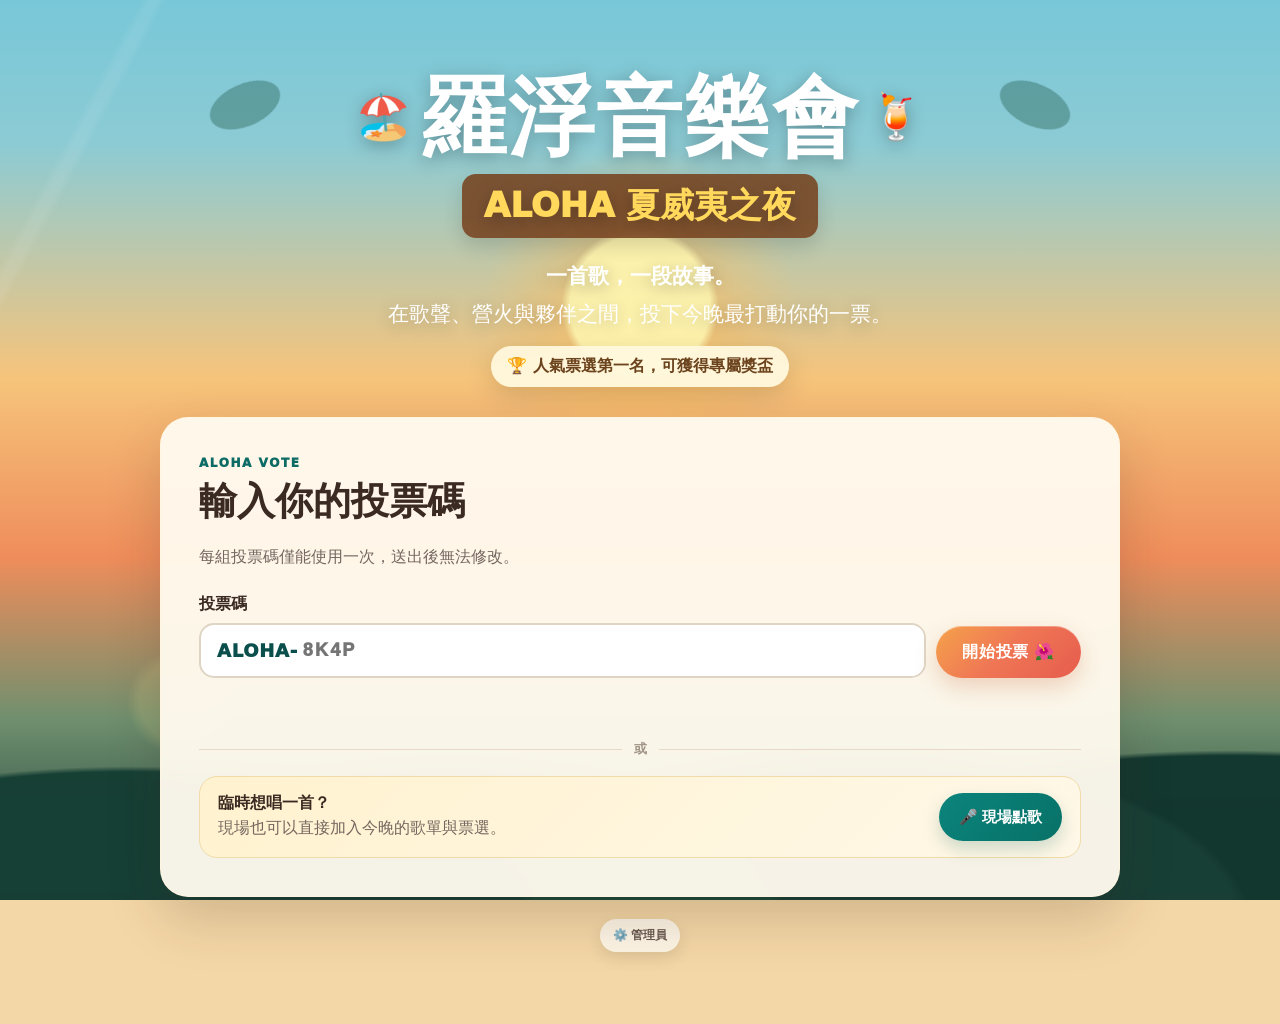
<file: index.html>
<!doctype html>
<html lang="zh-Hant">
<head>
  <meta charset="utf-8" />
  <meta name="viewport" content="width=device-width,initial-scale=1,viewport-fit=cover" />
  <meta name="theme-color" content="#0d655f" />
  <link rel="icon" type="image/svg+xml" href="./favicon.svg" />
  <title>羅浮音樂會｜ALOHA 人氣票選</title>
  <link rel="stylesheet" href="./style.css" />
</head>
<body>
  <div class="page-bg"></div>

  <main class="app-shell">
    <header class="hero">

      <div class="hero-title-row">
        <span class="hero-emoji" aria-hidden="true">🏖️</span>
        <h1>羅浮音樂會</h1>
        <span class="hero-emoji" aria-hidden="true">🍹</span>
      </div>
      <div class="subtitle">ALOHA 夏威夷之夜</div>

      <p class="hero-copy">
        <strong>一首歌，一段故事。</strong><br>
        在歌聲、營火與夥伴之間，投下今晚最打動你的一票。
      </p>

      <div class="award-note">🏆 人氣票選第一名，可獲得專屬獎盃</div>
    </header>

    <section id="gateView" class="panel">
      <div class="section-kicker">ALOHA VOTE</div>
      <h2>輸入你的投票碼</h2>
      <p class="muted">每組投票碼僅能使用一次，送出後無法修改。</p>

      <label class="field-label" for="voteCode">投票碼</label>
      <div class="code-row">
        <div class="code-input-wrap">
          <span class="code-prefix">ALOHA-</span>
          <input id="voteCode" class="code-input code-suffix" autocomplete="off" inputmode="text"
                 maxlength="4" placeholder="8K4P" aria-label="投票碼後四碼" />
        </div>
        <button id="validateBtn" class="primary-btn">開始投票 🌺</button>
      </div>
      <p id="gateMsg" class="message" role="status"></p>

      <div class="onsite-divider"><span>或</span></div>
      <div class="onsite-cta">
        <div>
          <strong>臨時想唱一首？</strong>
          <div class="muted">現場也可以直接加入今晚的歌單與票選。</div>
        </div>
        <button id="openSongRequestBtn" class="song-request-btn" type="button">🎤 現場點歌</button>
      </div>
    </section>

    <section id="songRequestView" class="panel hidden">
      <div class="request-head">
        <div>
          <div class="section-kicker">LIVE SONG REQUEST</div>
          <h2>🎤 現場點歌</h2>
          <p class="muted">填完送出後會直接加入今晚的歌單與票選名單。</p>
        </div>
        <button id="songRequestBackBtn" class="home-btn" type="button">← 回首頁</button>
      </div>

      <form id="songRequestForm" class="request-form">
        <div class="form-grid">
          <label class="form-field">
            <span>我的縣市團次</span>
            <input id="reqCounty" type="text" placeholder="例如：台北市130" />
          </label>

          <label class="form-field">
            <span>我們團的團名是</span>
            <input id="reqGroup" type="text" placeholder="例如：淡江大學童軍團" />
          </label>

          <label class="form-field">
            <span>我的中文全名 <b>*</b></span>
            <input id="reqName" type="text" required placeholder="請輸入姓名" />
          </label>

          <label class="form-field">
            <span>我的小名／綽號</span>
            <input id="reqNickname" type="text" placeholder="今晚大家怎麼叫你？" />
          </label>

          <label class="form-field">
            <span>我想唱的歌是… <b>*</b></span>
            <input id="reqSong" type="text" required placeholder="歌曲名稱" />
          </label>

          <label class="form-field">
            <span>這首歌的主唱是…</span>
            <input id="reqArtist" type="text" placeholder="歌手／樂團" />
          </label>

          <label class="form-field form-span-2">
            <span>如果有歌曲的網址請貼上</span>
            <input id="reqSongUrl" type="url" placeholder="YouTube、Spotify 等連結（可留白）" />
          </label>

          <label class="form-field form-span-2">
            <span>請分享你選擇這首歌的理由</span>
            <textarea id="reqStory" rows="4" placeholder="也許是一段回憶、帶給你力量的時刻，或最想和夥伴一起唱的理由。"></textarea>
          </label>

          <div class="form-field form-span-2">
            <span>你的生活照</span>
            <div class="photo-source-actions">
              <button id="takePhotoBtn" class="photo-source-btn" type="button">📷 拍照</button>
              <button id="choosePhotoBtn" class="photo-source-btn alt" type="button">🖼️ 從相簿選擇</button>
            </div>
            <input id="reqPhotoCamera" class="hidden-file-input" type="file" accept="image/*" capture="environment" />
            <input id="reqPhotoGallery" class="hidden-file-input" type="file" accept="image/*" />
            <small>手機可直接拍照或從相簿選擇；系統會自動縮圖後上傳。可留白。</small>
          </div>
        </div>

        <div id="photoPreviewWrap" class="photo-preview-wrap hidden">
          <img id="photoPreview" alt="照片預覽" />
        </div>

        <button id="submitSongRequestBtn" class="primary-btn request-submit" type="submit">
          🌺 加入今晚歌單
        </button>
        <p id="songRequestMsg" class="message" role="status"></p>
      </form>
    </section>

    <section id="voteView" class="hidden">
      <div class="vote-head">
        <div>
          <div class="section-kicker">ONE SONG · ONE STORY</div>
          <h2>今晚，哪一首歌最打動你？</h2>
          <p class="muted">看看每位夥伴的歌與故事，再投下唯一的一票。</p>
        </div>
        <div class="vote-head-actions">
          <button id="backHomeBtn" class="home-btn" type="button">← 回首頁</button>
          <div id="codeBadge" class="code-badge"></div>
        </div>
      </div>

      <div id="candidateGrid" class="candidate-grid"></div>
    </section>

    <section id="successView" class="panel success hidden">
      <div class="trophy">🏆</div>
      <div class="section-kicker">MAHALO</div>
      <h2>投票完成</h2>
      <p id="successText"></p>
      <p class="muted">謝謝你讓這個夜晚，多了一段屬於大家的共同回憶。</p>
      <button id="voteAgainBtn" class="primary-btn" type="button">使用另一組投票碼再投一票 🌺</button>
    </section>
  
  <footer class="site-footer">
    <button id="adminEntryBtn" class="admin-entry" type="button">⚙️ 管理員</button>
  </footer>

</main>

  <div id="storyModal" class="modal hidden" role="dialog" aria-modal="true">
    <div class="modal-card">
      <button class="modal-close" data-close="story" aria-label="關閉">×</button>
      <div class="section-kicker">一首歌，一段故事</div>
      <h3 id="storyTitle"></h3>
      <p id="storyBody" class="story-body"></p>
    </div>
  </div>

  <div id="confirmModal" class="modal hidden" role="dialog" aria-modal="true">
    <div class="modal-card">
      <button class="modal-close" data-close="confirm" aria-label="關閉">×</button>
      <div class="section-kicker">FINAL VOTE</div>
      <h3>確認投下唯一的一票？</h3>
      <div id="confirmCandidate" class="confirm-candidate"></div>
      <p class="warning">投票送出後無法修改。</p>
      <div class="modal-actions">
        <button id="cancelVoteBtn" class="secondary-btn">返回重選</button>
        <button id="submitVoteBtn" class="primary-btn">確認投票</button>
      </div>
      <p id="confirmMsg" class="message" role="status"></p>
    </div>
  </div>


  <div id="songRequestSuccessModal" class="modal hidden" role="dialog" aria-modal="true">
    <div class="modal-card request-success-card">
      <div class="request-success-icon">🌺🎤</div>
      <div class="section-kicker">ALOHA</div>
      <h3>已加入今晚歌單！</h3>
      <p id="songRequestSuccessText" class="muted"></p>
      <button id="songRequestDoneBtn" class="primary-btn" type="button">回首頁</button>
    </div>
  </div>

  <div id="adminLoginModal" class="modal hidden" role="dialog" aria-modal="true">
    <div class="modal-card">
      <button class="modal-close" data-close="adminLogin" aria-label="關閉">×</button>
      <div class="section-kicker">ADMIN</div>
      <h3>管理員驗證</h3>
      <p class="muted">請輸入管理 PIN。</p>
      <input id="adminPinInput" class="code-input" type="password" inputmode="numeric"
             maxlength="12" placeholder="管理 PIN" />
      <div class="modal-actions">
        <button id="adminCancelBtn" class="secondary-btn">取消</button>
        <button id="adminLoginBtn" class="primary-btn">進入管理頁</button>
      </div>
      <p id="adminLoginMsg" class="message" role="status"></p>
    </div>
  </div>

  <script src="./app.js"></script>
</body>
</html>
</file>
<file: style.css>
:root{
  --teal:#0d6b66;
  --teal-dark:#0a4f4b;
  --orange:#f39a2f;
  --coral:#e95d4f;
  --green:#5d7d38;
  --cream:#fff7e6;
  --paper:#fffdf7;
  --ink:#3a2a21;
  --muted:#75675f;
  --gold:#f4bd3d;
  --shadow:0 18px 50px rgba(43,31,23,.16);
}
*{box-sizing:border-box}
html{scroll-behavior:smooth}
body{
  margin:0;
  min-height:100vh;
  font-family:"Noto Sans TC","PingFang TC","Microsoft JhengHei",system-ui,sans-serif;
  color:var(--ink);
  background:#f4d7a6;
}
.page-bg{
  position:fixed;
  inset:0;
  z-index:-3;
  overflow:hidden;
  background:
    radial-gradient(circle at 50% 34%, rgba(255,244,173,.95) 0 8%, rgba(255,190,92,.38) 9%, transparent 18%),
    linear-gradient(to bottom,
      #78c7d8 0%,
      #8ccbd4 16%,
      #f6c47b 42%,
      #ef8d5b 62%,
      #6f8f6e 80%,
      #183b36 100%);
}

.page-bg::before{
  content:"";
  position:absolute;
  inset:auto 0 0 0;
  height:42%;
  background:
    radial-gradient(ellipse at 10% 100%, #163f35 0 24%, transparent 25%),
    radial-gradient(ellipse at 35% 108%, #1b4a3c 0 28%, transparent 29%),
    radial-gradient(ellipse at 68% 108%, #183f35 0 30%, transparent 31%),
    radial-gradient(ellipse at 96% 100%, #12372f 0 27%, transparent 28%);
  opacity:.98;
}

.page-bg::after{
  content:"";
  position:absolute;
  inset:0;
  pointer-events:none;
  background:
    linear-gradient(118deg, transparent 0 8%, rgba(255,255,255,.08) 8.5% 9%, transparent 9.5% 100%),
    radial-gradient(circle at 14% 78%, rgba(255,230,140,.16) 0 3%, transparent 4%),
    radial-gradient(circle at 83% 73%, rgba(255,230,140,.12) 0 3%, transparent 4%);
}
.app-shell{
  width:min(1120px,calc(100% - 28px));
  margin:0 auto;
  padding:30px 0 64px;
}
.hero{
  text-align:center;
  padding:34px 14px 30px;
  color:white;
  text-shadow:0 4px 18px rgba(0,0,0,.28);
}
.flag-row{display:flex;justify-content:center;align-items:center;gap:18px;font-size:34px}
.scout-flag{
  display:grid;place-items:center;width:44px;height:34px;border-radius:4px;
  background:#6a3b8b;color:#f3d77c;font-size:25px;box-shadow:0 4px 12px rgba(0,0,0,.25)
}
.tw-flag{font-size:42px}
.camp-sign{
  display:inline-block;
  margin-top:14px;
  padding:10px 22px;
  border-radius:10px;
  background:#74451f;
  border:2px solid rgba(255,239,198,.8);
  font-weight:900;
  letter-spacing:.08em;
  box-shadow:0 8px 20px rgba(0,0,0,.16);
}
h1{
  font-size:clamp(44px,8vw,86px);
  line-height:1.05;
  margin:8px 0 10px;
  font-weight:1000;
  letter-spacing:.02em;
}
.subtitle{
  display:inline-block;
  background:rgba(118,66,31,.88);
  padding:9px 22px;
  border-radius:14px;
  font-size:clamp(22px,4vw,34px);
  font-weight:1000;
  color:#ffd85c;
  box-shadow:0 8px 20px rgba(0,0,0,.14);
}
.hero-copy{
  font-size:clamp(17px,2.3vw,21px);
  line-height:1.8;
  margin:20px auto 12px;
  max-width:720px;
}
.award-note{
  display:inline-block;background:rgba(255,248,223,.94);color:#6b431d;
  padding:10px 16px;border-radius:999px;font-weight:900;text-shadow:none;
  box-shadow:0 8px 28px rgba(0,0,0,.14)
}
.panel{
  background:rgba(255,250,239,.96);
  backdrop-filter:blur(10px);
  border:1px solid rgba(255,245,224,.95);
  box-shadow:0 22px 54px rgba(49,35,27,.18);
  border-radius:28px;
  padding:clamp(22px,4vw,38px);
}
.section-kicker{
  color:var(--teal);font-weight:1000;letter-spacing:.13em;font-size:12px;text-transform:uppercase
}
h2{font-size:clamp(26px,4vw,38px);margin:6px 0 8px}
h3{font-size:26px;margin:8px 0 16px}
.muted{color:var(--muted);line-height:1.7}
.field-label{display:block;font-weight:900;margin:24px 0 8px}
.code-row{display:grid;grid-template-columns:1fr auto;gap:10px}
.code-input{
  width:100%;border:2px solid #dfd5c5;background:white;border-radius:15px;padding:15px 16px;
  font-size:18px;text-transform:uppercase;outline:none
}
.code-input:focus{border-color:var(--teal);box-shadow:0 0 0 4px rgba(13,107,102,.12)}
.primary-btn,.secondary-btn,.vote-btn{
  width:100%;
  margin-top:auto;
  background:linear-gradient(135deg,#e77756,#d95d48);
  color:white;
}
.primary-btn,.vote-btn{
  width:100%;
  margin-top:auto;
  background:linear-gradient(135deg,#e77756,#d95d48);
  color:white;
}
.secondary-btn{background:#eee6d8;color:var(--ink)}
.primary-btn:hover,.secondary-btn:hover,.vote-btn:hover{transform:translateY(-1px)}
button:disabled{opacity:.55;cursor:not-allowed;transform:none!important}
.message{min-height:24px;margin:14px 0 0;font-weight:800;color:#a44}
.message.ok{color:var(--teal)}
.hidden{display:none!important}
.vote-head{
  display:flex;justify-content:space-between;align-items:flex-end;gap:20px;margin:24px 0 18px;
  color:white;text-shadow:0 2px 12px rgba(0,0,0,.4)
}
.vote-head .section-kicker,.vote-head .muted{color:white}
.code-badge{
  flex:none;background:rgba(255,253,247,.92);color:var(--teal-dark);text-shadow:none;
  border-radius:999px;padding:9px 14px;font-size:13px;font-weight:900
}
.candidate-grid{
  display:grid;grid-template-columns:repeat(3,minmax(0,1fr));gap:18px
}
.candidate-card{
  overflow:hidden;
  background:rgba(255,252,245,.98);
  border-radius:22px;
  box-shadow:0 16px 38px rgba(43,31,23,.14);
  border:1px solid rgba(255,236,205,.85);
  display:flex;
  flex-direction:column;
}
.photo-wrap{aspect-ratio:4/3;background:#e9dfcc;overflow:hidden;position:relative}
.photo-wrap img{width:100%;height:100%;object-fit:cover;display:block}
.photo-fallback{
  width:100%;height:100%;display:grid;place-items:center;font-size:54px;
  background:linear-gradient(135deg,#e5f0dc,#ffe0b5)
}
.card-body{padding:18px;display:flex;flex-direction:column;gap:10px;flex:1}
.person-row{display:flex;justify-content:space-between;gap:12px;align-items:flex-start}
.nickname{font-size:26px;font-weight:1000;line-height:1.05}
.real-name{font-size:13px;color:var(--muted);margin-top:4px}
.candidate-no{font-size:12px;background:#e9f4f2;color:var(--teal);padding:5px 8px;border-radius:999px;font-weight:900}
.song-box{
  background:#fff2cf;
  border-radius:14px;
  padding:11px 12px;
}
.song-name{font-weight:1000}
.artist{font-size:13px;color:var(--muted);margin-top:4px}
.story-preview{color:#5e5149;font-size:14px;line-height:1.65;display:-webkit-box;-webkit-line-clamp:2;-webkit-box-orient:vertical;overflow:hidden}
.story-btn{
  align-self:flex-start;border:0;background:none;padding:0;color:var(--teal);font-weight:900;cursor:pointer
}
.vote-btn{
  width:100%;
  margin-top:auto;
  background:linear-gradient(135deg,#e77756,#d95d48);
  color:white;
}
.modal{
  position:fixed;inset:0;background:rgba(20,24,23,.62);z-index:20;display:grid;place-items:center;padding:18px
}
.modal-card{
  width:min(540px,100%);max-height:85vh;overflow:auto;background:var(--paper);
  border-radius:24px;padding:26px;box-shadow:0 24px 80px rgba(0,0,0,.32);position:relative
}
.modal-close{
  position:absolute;right:14px;top:10px;border:0;background:none;font-size:34px;color:#76685e;cursor:pointer
}
.story-body{white-space:pre-wrap;line-height:1.9;color:#54473e}
.confirm-candidate{
  background:#fff4d9;border-radius:18px;padding:16px;margin:12px 0;font-size:17px;line-height:1.7
}
.warning{color:#a54c3a;font-weight:900}
.modal-actions{display:grid;grid-template-columns:1fr 1fr;gap:10px;margin-top:16px}
.success{text-align:center;margin-top:28px}
.trophy{font-size:68px}
@media (max-width:850px){
  .candidate-grid{grid-template-columns:repeat(2,minmax(0,1fr))}
}
@media (max-width:580px){
  .app-shell{width:min(100% - 18px,1120px);padding-top:12px}
  .hero{
  text-align:center;
  padding:34px 14px 30px;
  color:white;
  text-shadow:0 4px 18px rgba(0,0,0,.28);
}
  .code-row{grid-template-columns:1fr}
  .candidate-grid{grid-template-columns:1fr}
  .vote-head{align-items:flex-start;flex-direction:column}
  .candidate-card{
  overflow:hidden;
  background:rgba(255,252,245,.98);
  border-radius:22px;
  box-shadow:0 16px 38px rgba(43,31,23,.14);
  border:1px solid rgba(255,236,205,.85);
  display:flex;
  flex-direction:column;
}
  .photo-wrap{aspect-ratio:1.35}
  .modal-actions{grid-template-columns:1fr}
}


#gateView{
  position:relative;
  overflow:hidden;
}


.site-footer{
  display:flex;
  justify-content:center;
  margin-top:22px;
  padding-bottom:8px;
}
.admin-entry{
  border:0;
  background:rgba(255,253,247,.78);
  color:#6b5a50;
  padding:8px 13px;
  border-radius:999px;
  font-size:12px;
  font-weight:800;
  cursor:pointer;
  box-shadow:0 6px 16px rgba(0,0,0,.10);
}
.admin-entry:hover{background:rgba(255,253,247,.96)}
.admin-summary{
  display:grid;
  grid-template-columns:repeat(4,minmax(0,1fr));
  gap:12px;
  margin:18px 0 22px;
}
.admin-stat{
  background:#fff8e8;
  border:1px solid #f2dfb6;
  border-radius:16px;
  padding:16px;
}
.admin-stat .n{
  display:block;
  font-size:28px;
  font-weight:1000;
  color:var(--teal-dark);
}
.admin-stat .l{
  font-size:12px;
  color:var(--muted);
}
.admin-toolbar{
  display:flex;
  gap:10px;
  flex-wrap:wrap;
  margin:14px 0 18px;
}
.danger-btn{
  border:0;
  border-radius:15px;
  padding:14px 18px;
  font-weight:900;
  font-size:15px;
  cursor:pointer;
  background:#b94c3b;
  color:white;
}
.open-btn{
  border:0;
  border-radius:15px;
  padding:14px 18px;
  font-weight:900;
  font-size:15px;
  cursor:pointer;
  background:#3f7e57;
  color:white;
}
.results-table-wrap{
  overflow:auto;
  border-radius:16px;
  border:1px solid #eadfcb;
}
.results-table{
  width:100%;
  border-collapse:collapse;
  background:white;
}
.results-table th,
.results-table td{
  padding:12px 14px;
  border-bottom:1px solid #eee5d8;
  text-align:left;
  white-space:nowrap;
}
.results-table th{
  background:#fff4d9;
  font-size:13px;
}
.results-table td:last-child,
.results-table th:last-child{
  text-align:right;
  font-weight:1000;
}
.admin-page{
  width:min(1050px,calc(100% - 24px));
  margin:0 auto;
  padding:28px 0 60px;
}
.admin-top{
  color:white;
  text-align:center;
  text-shadow:0 3px 14px rgba(0,0,0,.35);
  margin-bottom:18px;
}
.status-pill{
  display:inline-block;
  padding:7px 12px;
  border-radius:999px;
  font-weight:900;
  font-size:13px;
}
.status-open{background:#dff2e5;color:#2f6d47}
.status-closed{background:#f7ded8;color:#944536}
@media(max-width:700px){
  .admin-summary{grid-template-columns:repeat(2,minmax(0,1fr))}
}

.hero::before,
.hero::after{
  content:"";
  position:absolute;
  top:0;
  width:150px;
  height:150px;
  opacity:.34;
  pointer-events:none;
  background:
    radial-gradient(ellipse at 50% 50%, #164d3b 0 30%, transparent 31%);
  filter:blur(.2px);
}
.hero{position:relative}
.hero::before{
  left:-40px;
  transform:rotate(-24deg) scale(1.15,.65);
}
.hero::after{
  right:-40px;
  transform:rotate(24deg) scale(1.15,.65);
}

@media (max-width:580px){
  .hero::before,.hero::after{
    width:95px;
    height:95px;
    top:10px;
  }
}


/* V1.6｜夏威夷按鈕 */
.primary-btn{
  position:relative;
  border:none;
  border-radius:999px;
  padding:15px 26px;
  min-height:52px;
  font-size:16px;
  font-weight:1000;
  letter-spacing:.04em;
  color:#fff;
  background:
    linear-gradient(135deg,#ef7655 0%,#e55d4c 55%,#d84d45 100%);
  box-shadow:
    0 9px 20px rgba(181,74,57,.24),
    inset 0 1px 0 rgba(255,255,255,.28);
  transition:
    transform .16s ease,
    box-shadow .16s ease,
    filter .16s ease;
}

.primary-btn:hover{
  transform:translateY(-2px);
  box-shadow:
    0 12px 26px rgba(181,74,57,.30),
    inset 0 1px 0 rgba(255,255,255,.28);
  filter:saturate(1.04);
}

.primary-btn:active{
  transform:translateY(0) scale(.985);
}

#validateBtn{
  min-width:145px;
  background:
    linear-gradient(135deg,#f5a24b 0%,#ef7655 48%,#e65c4d 100%);
  box-shadow:
    0 9px 22px rgba(201,104,54,.26),
    inset 0 1px 0 rgba(255,255,255,.30);
}

.vote-btn{
  width:100%;
  margin-top:auto;
  border:none;
  border-radius:999px;
  min-height:46px;
  padding:12px 18px;
  font-size:15px;
  font-weight:1000;
  letter-spacing:.03em;
  color:#fff;
  background:
    linear-gradient(135deg,#0b847c 0%,#087167 52%,#075c55 100%);
  box-shadow:
    0 8px 18px rgba(7,94,85,.22),
    inset 0 1px 0 rgba(255,255,255,.22);
  transition:
    transform .16s ease,
    box-shadow .16s ease,
    filter .16s ease;
}

.vote-btn:hover{
  transform:translateY(-2px);
  box-shadow:
    0 11px 22px rgba(7,94,85,.28),
    inset 0 1px 0 rgba(255,255,255,.22);
  filter:saturate(1.05);
}

.vote-btn:active{
  transform:translateY(0) scale(.985);
}

@media (max-width:580px){
  #validateBtn{
    width:100%;
    min-width:0;
  }
  .primary-btn,
  .vote-btn{
    min-height:50px;
  }
}


/* V1.7｜固定 ALOHA- 前綴 + 多投票碼流程 */
.code-input-wrap{
  display:flex;
  align-items:center;
  min-width:0;
  background:#fff;
  border:2px solid #dfd5c5;
  border-radius:15px;
  overflow:hidden;
  transition:border-color .15s ease, box-shadow .15s ease;
}
.code-input-wrap:focus-within{
  border-color:var(--teal);
  box-shadow:0 0 0 4px rgba(13,107,102,.12);
}
.code-prefix{
  flex:none;
  padding:0 0 0 16px;
  font-size:18px;
  font-weight:1000;
  color:var(--teal-dark);
  letter-spacing:.04em;
  user-select:none;
}
.code-input.code-suffix{
  border:0;
  box-shadow:none;
  border-radius:0;
  padding-left:5px;
  font-weight:1000;
  letter-spacing:.12em;
  text-transform:uppercase;
}
.code-input.code-suffix:focus{
  border:0;
  box-shadow:none;
}
.vote-head-actions{
  display:flex;
  align-items:center;
  gap:10px;
  flex-wrap:wrap;
}
.home-btn{
  border:1px solid rgba(255,255,255,.7);
  background:rgba(255,253,247,.90);
  color:var(--teal-dark);
  border-radius:999px;
  padding:9px 14px;
  font-size:13px;
  font-weight:900;
  cursor:pointer;
  box-shadow:0 5px 14px rgba(0,0,0,.10);
}
.home-btn:hover{
  background:#fff;
  transform:translateY(-1px);
}
#voteAgainBtn{
  margin-top:18px;
}
@media(max-width:580px){
  .code-prefix{font-size:17px;padding-left:14px}
  .vote-head-actions{width:100%;justify-content:space-between}
  .home-btn{min-height:42px}
}


/* V1.8｜確認投票視窗按鈕統一 */
#cancelVoteBtn{
  border:none;
  border-radius:999px;
  min-height:52px;
  padding:14px 22px;
  font-size:16px;
  font-weight:1000;
  letter-spacing:.03em;
  color:#5f5148;
  background:linear-gradient(135deg,#f5efe3 0%,#eee4d4 100%);
  box-shadow:
    0 8px 18px rgba(70,52,40,.12),
    inset 0 1px 0 rgba(255,255,255,.72);
  transition:transform .16s ease, box-shadow .16s ease;
}

#cancelVoteBtn:hover{
  transform:translateY(-2px);
  box-shadow:
    0 11px 22px rgba(70,52,40,.16),
    inset 0 1px 0 rgba(255,255,255,.72);
}

#cancelVoteBtn:active{
  transform:translateY(0) scale(.985);
}

#submitVoteBtn{
  border-radius:999px;
  min-height:52px;
  box-shadow:
    0 10px 22px rgba(215,82,65,.24),
    inset 0 1px 0 rgba(255,255,255,.28);
}

@media(max-width:580px){
  #cancelVoteBtn,
  #submitVoteBtn{
    min-height:54px;
    width:100%;
  }
}


/* V1.9｜管理員登入視窗按鈕統一 */
#adminCancelBtn{
  border:none;
  border-radius:999px;
  min-height:52px;
  padding:14px 22px;
  font-size:16px;
  font-weight:1000;
  letter-spacing:.03em;
  color:#5f5148;
  background:linear-gradient(135deg,#f5efe3 0%,#eee4d4 100%);
  box-shadow:
    0 8px 18px rgba(70,52,40,.12),
    inset 0 1px 0 rgba(255,255,255,.72);
  transition:transform .16s ease, box-shadow .16s ease;
}

#adminCancelBtn:hover{
  transform:translateY(-2px);
  box-shadow:
    0 11px 22px rgba(70,52,40,.16),
    inset 0 1px 0 rgba(255,255,255,.72);
}

#adminCancelBtn:active{
  transform:translateY(0) scale(.985);
}

#adminLoginBtn{
  border-radius:999px;
  min-height:52px;
}

@media(max-width:580px){
  #adminCancelBtn,
  #adminLoginBtn{
    min-height:54px;
    width:100%;
  }
}


/* V2.0｜現場點歌 */
.onsite-divider{
  display:flex;
  align-items:center;
  gap:12px;
  margin:24px 0 18px;
  color:#a09285;
  font-size:13px;
  font-weight:900;
}
.onsite-divider::before,
.onsite-divider::after{
  content:"";
  flex:1;
  height:1px;
  background:#e6dac7;
}
.onsite-cta{
  display:flex;
  gap:16px;
  align-items:center;
  justify-content:space-between;
  padding:16px 18px;
  border-radius:18px;
  background:linear-gradient(135deg,#fff2cf,#fff8e8);
  border:1px solid #f1dba8;
}
.song-request-btn{
  flex:none;
  border:0;
  border-radius:999px;
  padding:13px 20px;
  min-height:48px;
  color:white;
  font-size:15px;
  font-weight:1000;
  cursor:pointer;
  background:linear-gradient(135deg,#0b847c,#087167);
  box-shadow:0 8px 18px rgba(7,94,85,.20);
}
.request-head{
  display:flex;
  align-items:flex-start;
  justify-content:space-between;
  gap:16px;
  margin-bottom:18px;
}
.request-form{
  margin-top:8px;
}
.form-grid{
  display:grid;
  grid-template-columns:repeat(2,minmax(0,1fr));
  gap:16px;
}
.form-field{
  display:flex;
  flex-direction:column;
  gap:7px;
  font-weight:900;
  color:#55463e;
}
.form-field b{color:#d85948}
.form-field input,
.form-field textarea{
  width:100%;
  border:2px solid #e3d7c5;
  background:white;
  border-radius:14px;
  padding:13px 14px;
  font:inherit;
  color:var(--ink);
  outline:none;
}
.form-field textarea{
  resize:vertical;
  line-height:1.65;
}
.form-field input:focus,
.form-field textarea:focus{
  border-color:var(--teal);
  box-shadow:0 0 0 4px rgba(13,107,102,.10);
}
.form-field small{
  color:var(--muted);
  font-size:12px;
  font-weight:600;
  line-height:1.55;
}
.form-span-2{grid-column:1 / -1}
.request-submit{
  margin-top:20px;
  min-width:220px;
}
.photo-preview-wrap{
  margin-top:14px;
  width:min(240px,100%);
  border-radius:18px;
  overflow:hidden;
  border:1px solid #eadac0;
  background:#eee3d1;
}
.photo-preview-wrap img{
  display:block;
  width:100%;
  aspect-ratio:4/3;
  object-fit:cover;
}
.request-success-card{text-align:center}
.request-success-icon{font-size:54px;margin-bottom:6px}
@media(max-width:650px){
  .onsite-cta{
    align-items:stretch;
    flex-direction:column;
  }
  .song-request-btn{width:100%}
  .request-head{flex-direction:column}
  .form-grid{grid-template-columns:1fr}
  .form-span-2{grid-column:auto}
  .request-submit{width:100%}
}


/* V2.1｜手機拍照 / 相簿雙按鈕 */
.photo-source-actions{
  display:grid;
  grid-template-columns:1fr 1fr;
  gap:10px;
}
.photo-source-btn{
  border:none;
  border-radius:999px;
  min-height:50px;
  padding:12px 16px;
  color:#fff;
  font-size:15px;
  font-weight:1000;
  cursor:pointer;
  background:linear-gradient(135deg,#0b847c,#087167);
  box-shadow:0 8px 18px rgba(7,94,85,.20);
}
.photo-source-btn.alt{
  background:linear-gradient(135deg,#ef9a4b,#e86e55);
  box-shadow:0 8px 18px rgba(200,98,59,.20);
}
.photo-source-btn:hover{
  transform:translateY(-1px);
}
.hidden-file-input{
  position:absolute!important;
  width:1px!important;
  height:1px!important;
  padding:0!important;
  margin:-1px!important;
  overflow:hidden!important;
  clip:rect(0,0,0,0)!important;
  white-space:nowrap!important;
  border:0!important;
}
@media(max-width:520px){
  .photo-source-actions{
    grid-template-columns:1fr;
  }
  .photo-source-btn{
    width:100%;
    min-height:52px;
  }
}


/* V2.2｜手機視覺置中修正 */
.hero{
  width:100%;
  max-width:860px;
  margin:0 auto;
  padding-left:18px;
  padding-right:18px;
}

.hero-title-row{
  display:grid;
  grid-template-columns:52px minmax(0,1fr) 52px;
  align-items:center;
  justify-items:center;
  gap:8px;
  width:100%;
  margin:8px auto 10px;
}

.hero-title-row h1{
  margin:0;
  width:100%;
  text-align:center;
}

.hero-emoji{
  display:flex;
  align-items:center;
  justify-content:center;
  width:52px;
  min-width:52px;
  font-size:clamp(30px,5vw,44px);
  line-height:1;
}

.hero-copy{
  width:min(100%,720px);
  margin-left:auto;
  margin-right:auto;
  text-align:center;
}

.award-note{
  margin-left:auto;
  margin-right:auto;
}

#gateView,
#songRequestView{
  width:min(100%,960px);
  margin-left:auto;
  margin-right:auto;
}

.code-row{
  align-items:stretch;
}

@media(max-width:580px){
  .app-shell{
    width:100%;
    padding-left:16px;
    padding-right:16px;
  }

  .hero{
    padding-left:0;
    padding-right:0;
  }

  .hero-title-row{
    grid-template-columns:44px minmax(0,1fr) 44px;
    gap:4px;
  }

  .hero-emoji{
    width:44px;
    min-width:44px;
    font-size:32px;
  }

  .hero-title-row h1{
    font-size:clamp(42px,11vw,60px);
    letter-spacing:0;
  }

  .subtitle{
    margin-left:auto;
    margin-right:auto;
  }

  .hero-copy{
    padding:0 12px;
  }

  .panel{
    width:100%;
  }
}


/* V2.3｜手機主標強制單行真正置中 */
.hero-title-row{
  display:flex !important;
  align-items:center !important;
  justify-content:center !important;
  gap:10px !important;
  width:100% !important;
  margin:8px auto 12px !important;
  white-space:nowrap !important;
}

.hero-title-row h1{
  flex:0 1 auto !important;
  width:auto !important;
  margin:0 !important;
  text-align:center !important;
  white-space:nowrap !important;
}

.hero-emoji{
  flex:0 0 auto !important;
  width:auto !important;
  min-width:0 !important;
  display:inline-flex !important;
  align-items:center !important;
  justify-content:center !important;
  line-height:1 !important;
}

@media(max-width:580px){
  .hero-title-row{
    gap:7px !important;
  }

  .hero-title-row h1{
    font-size:clamp(36px,10.1vw,46px) !important;
    line-height:1.08 !important;
    letter-spacing:-.02em !important;
  }

  .hero-emoji{
    font-size:25px !important;
  }
}

@media(max-width:390px){
  .hero-title-row{
    gap:5px !important;
  }

  .hero-title-row h1{
    font-size:34px !important;
  }

  .hero-emoji{
    font-size:22px !important;
  }
}
</file>
